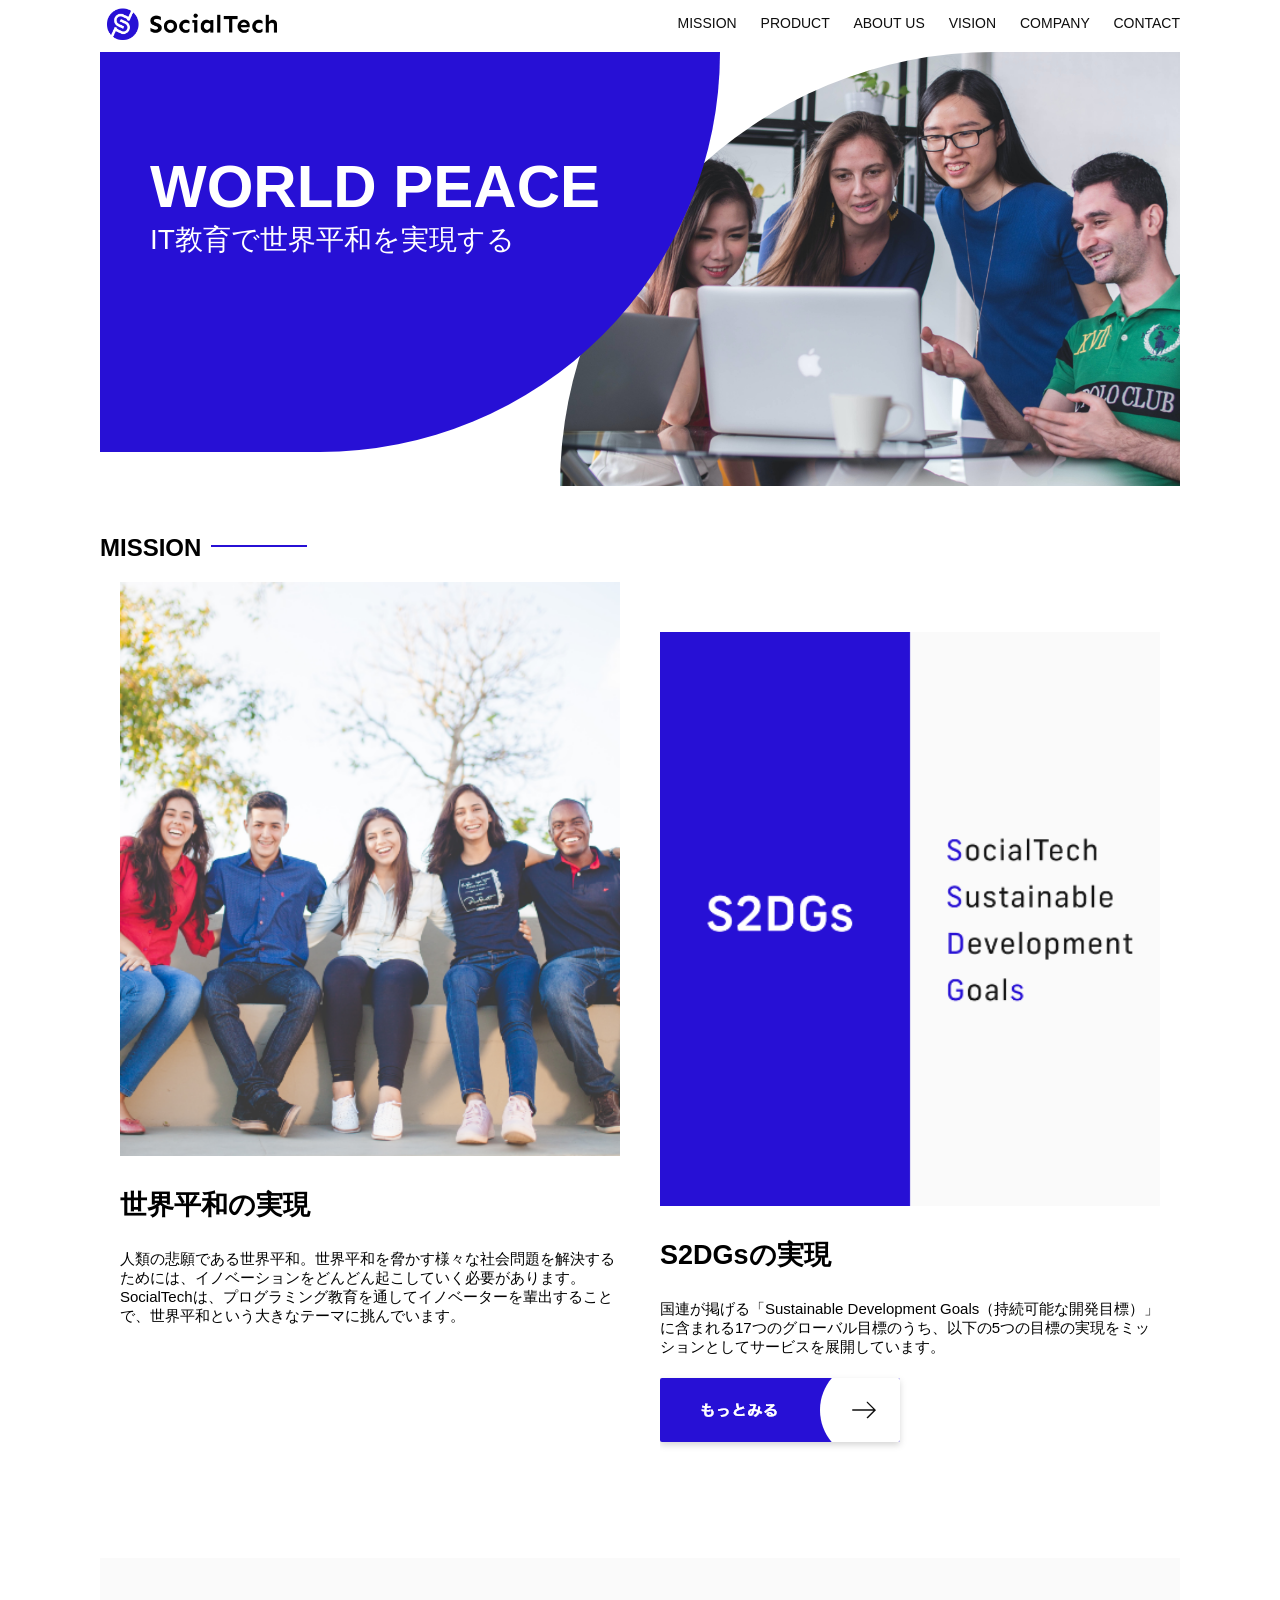
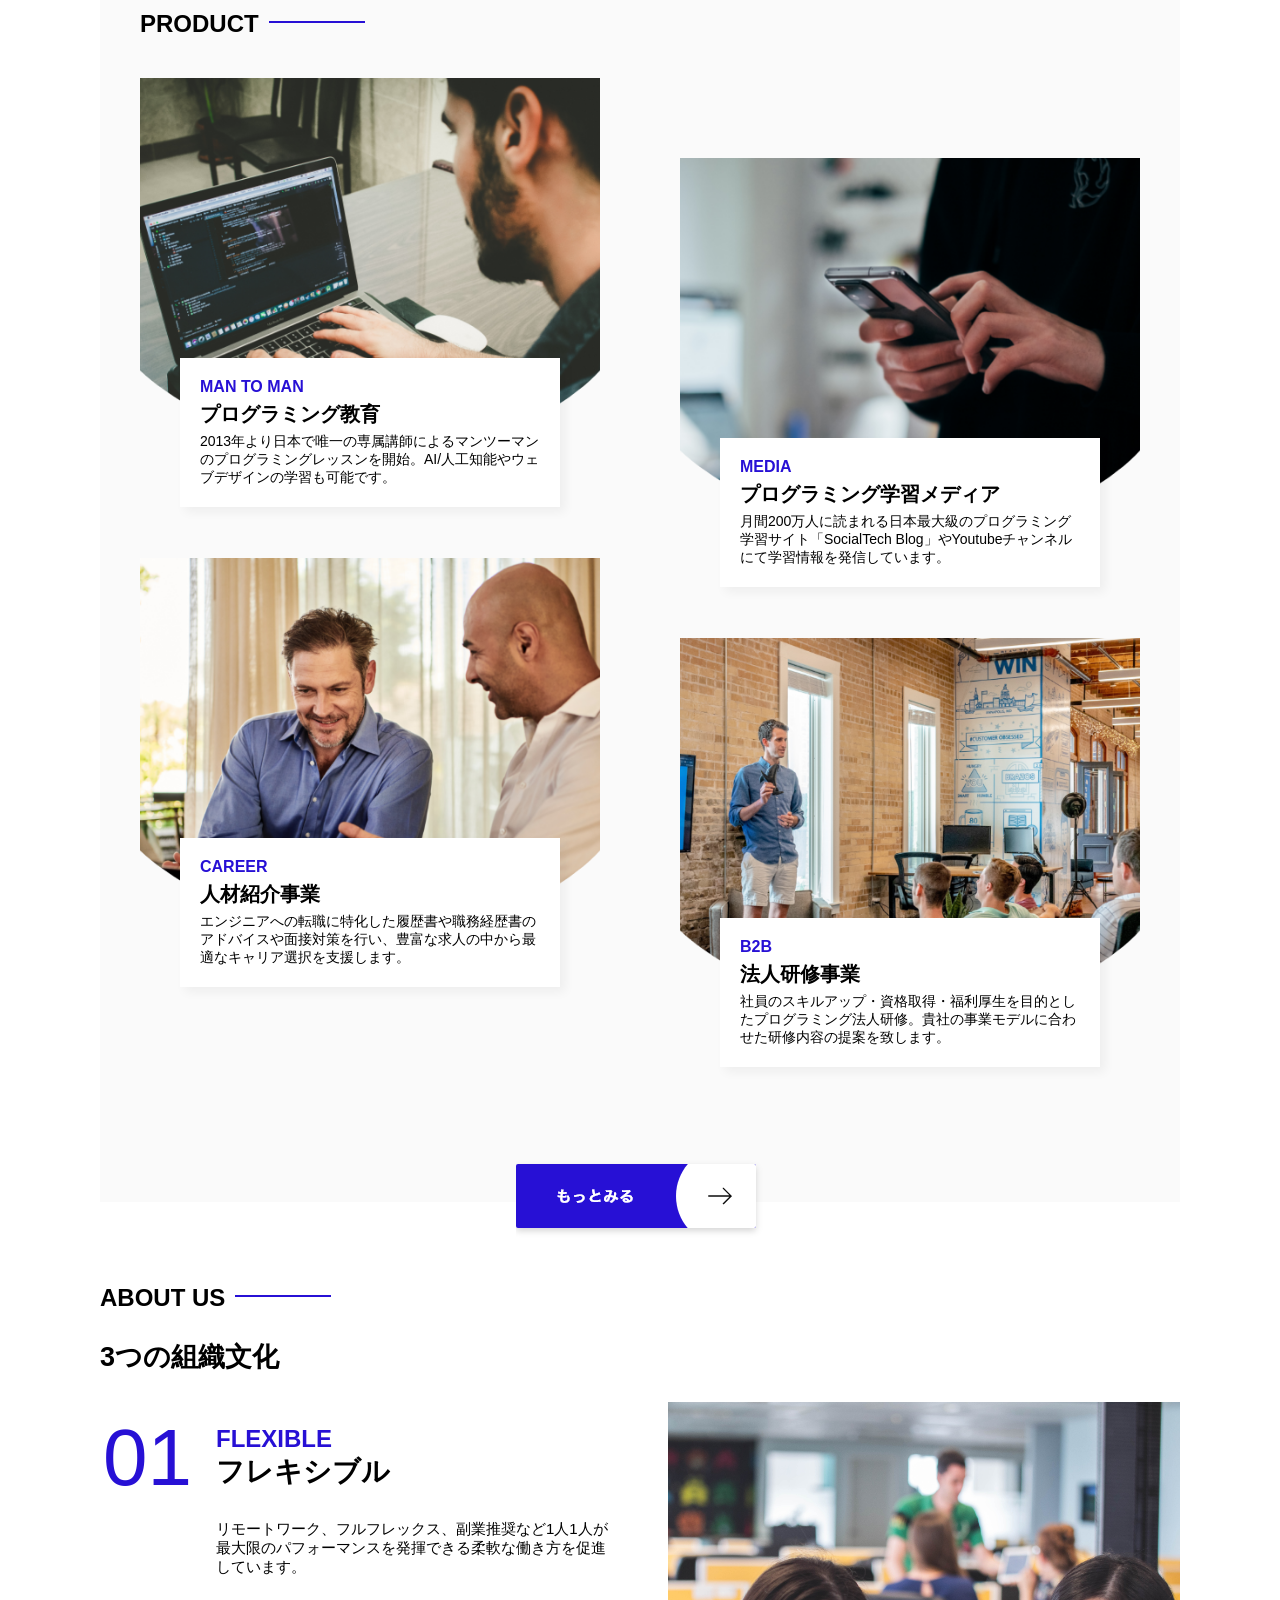
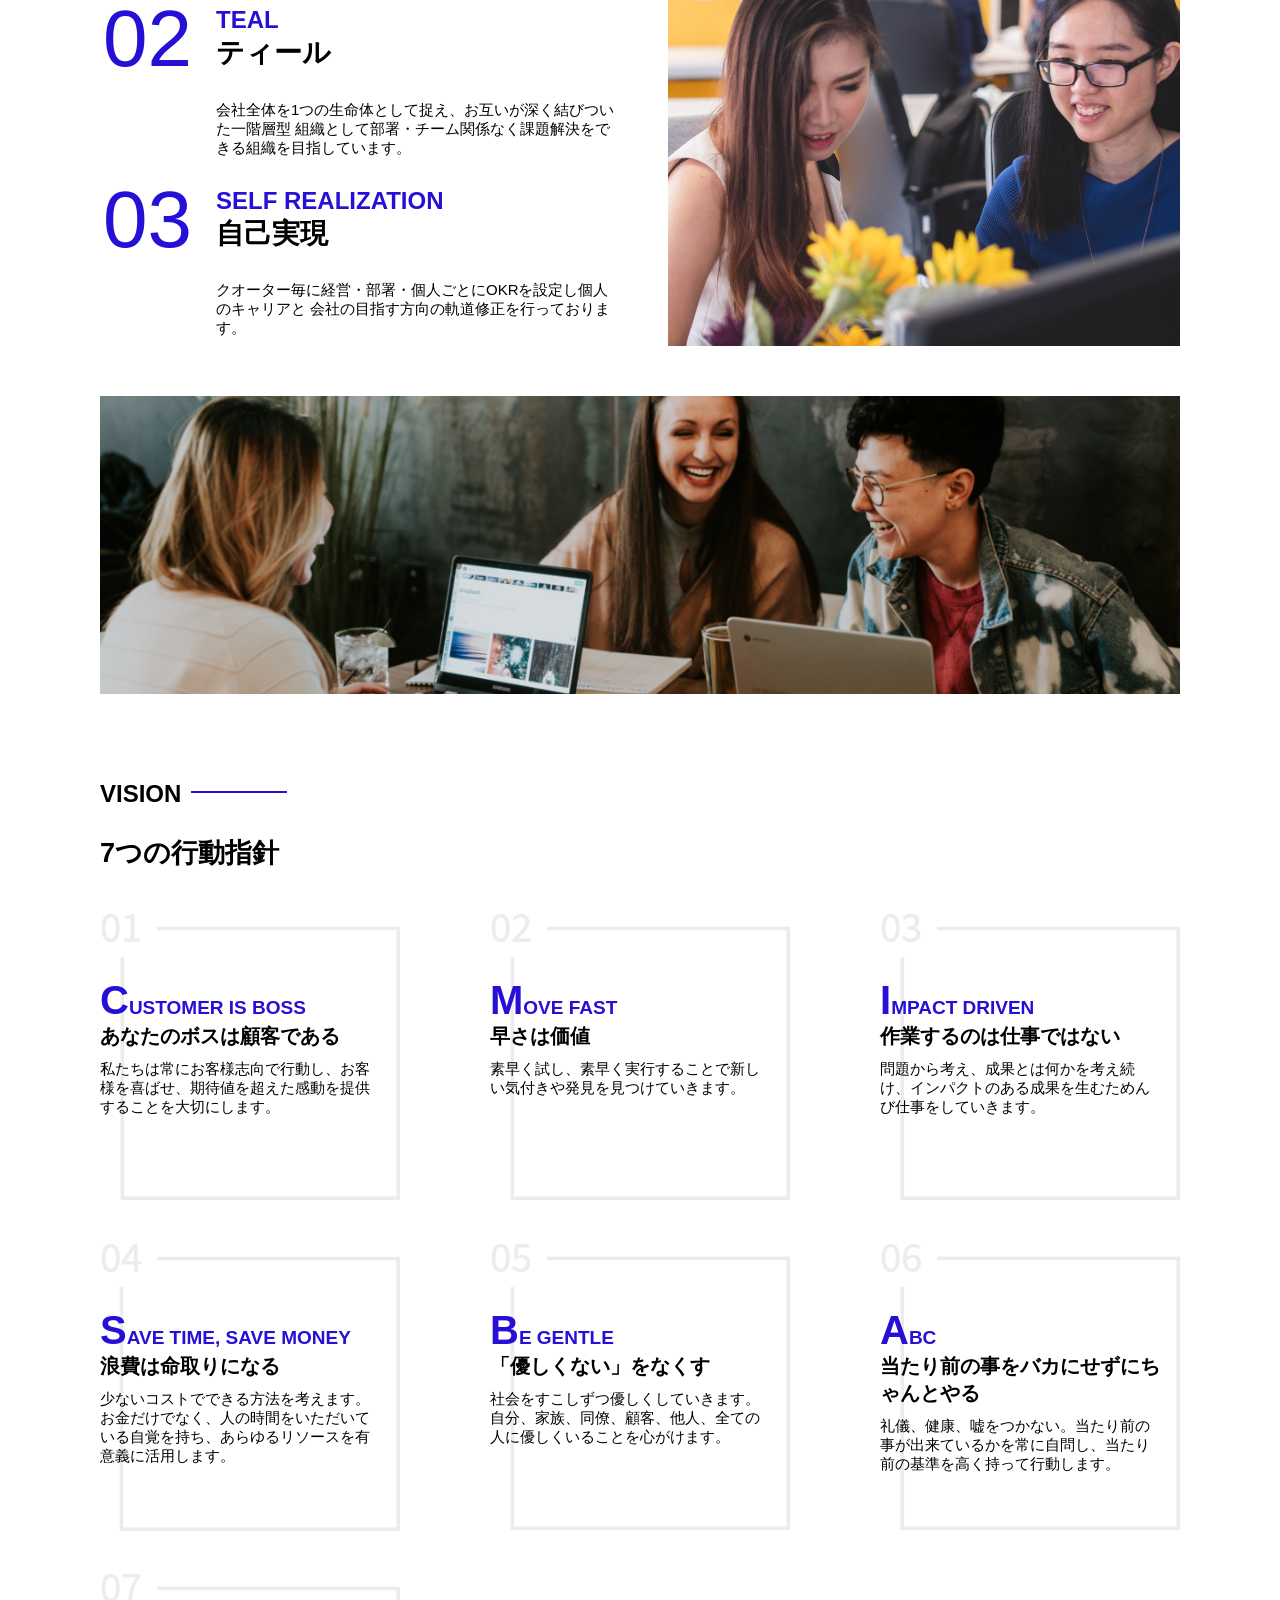
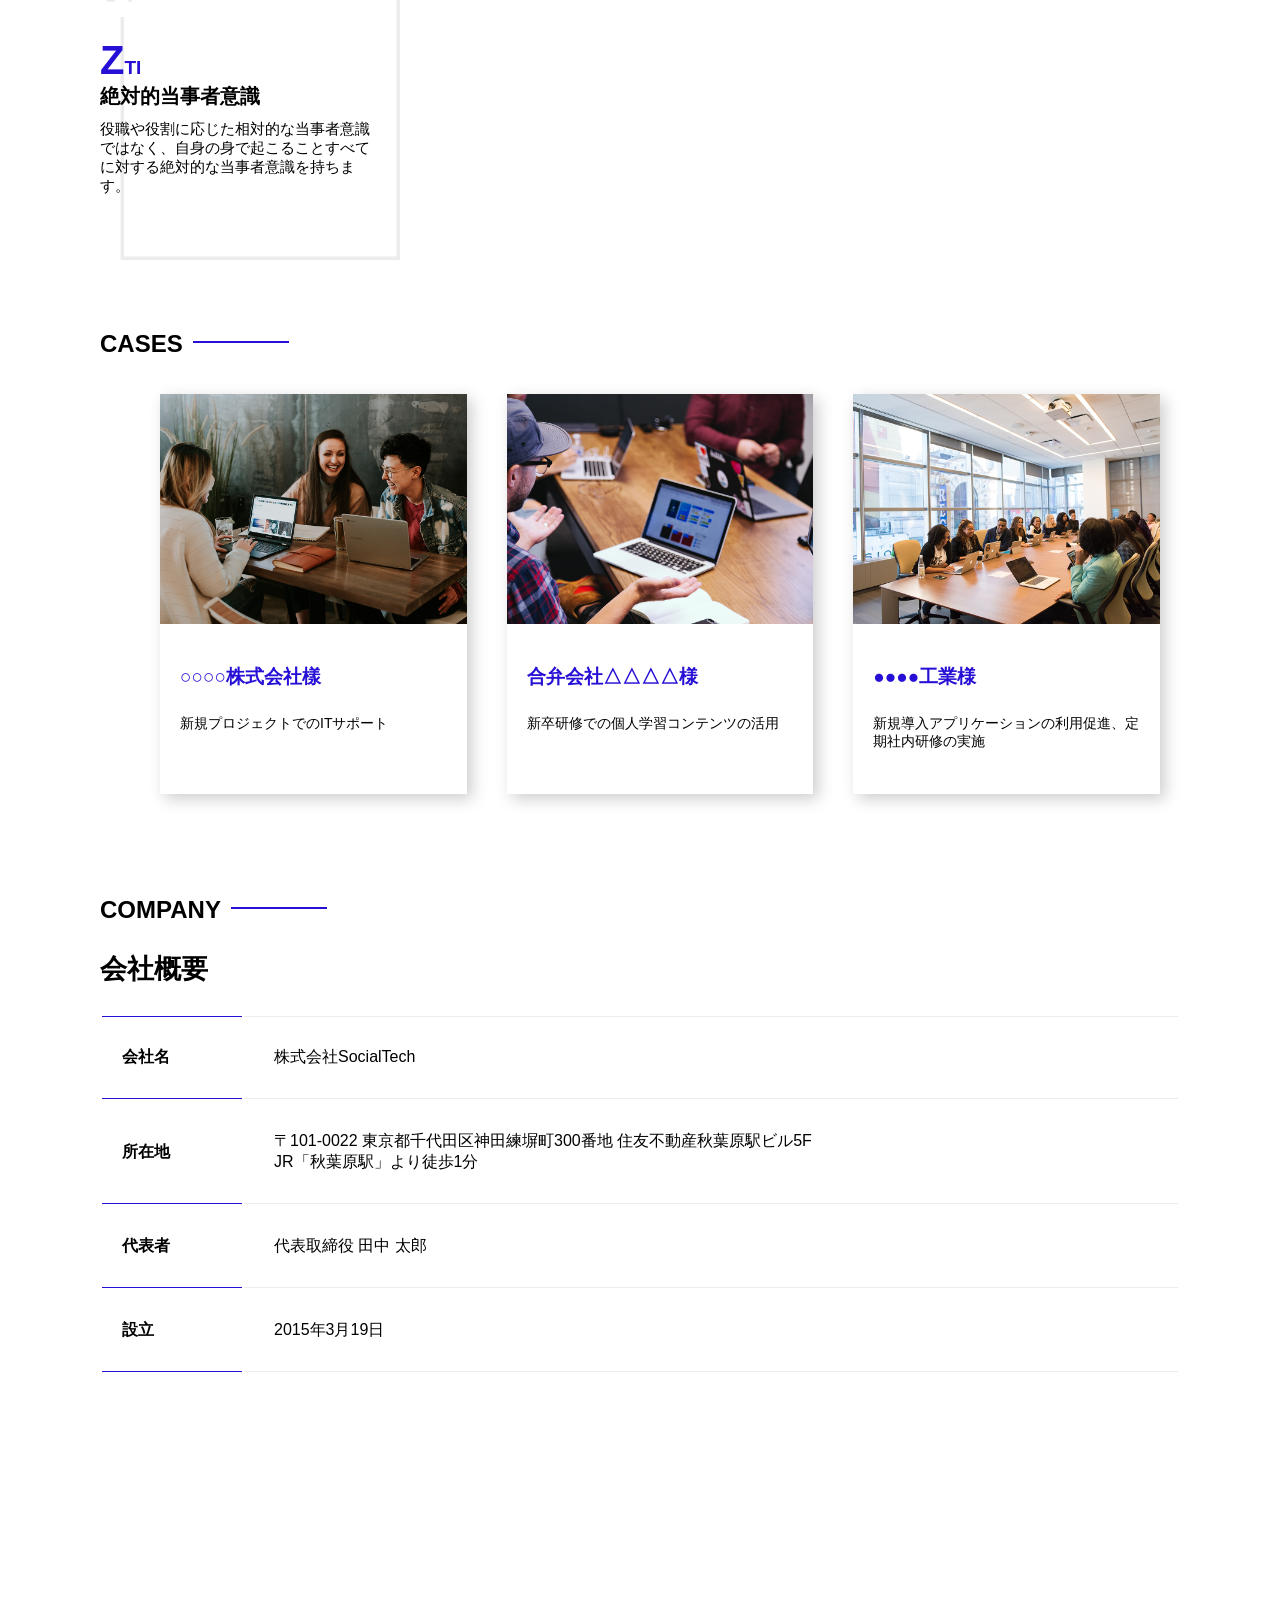
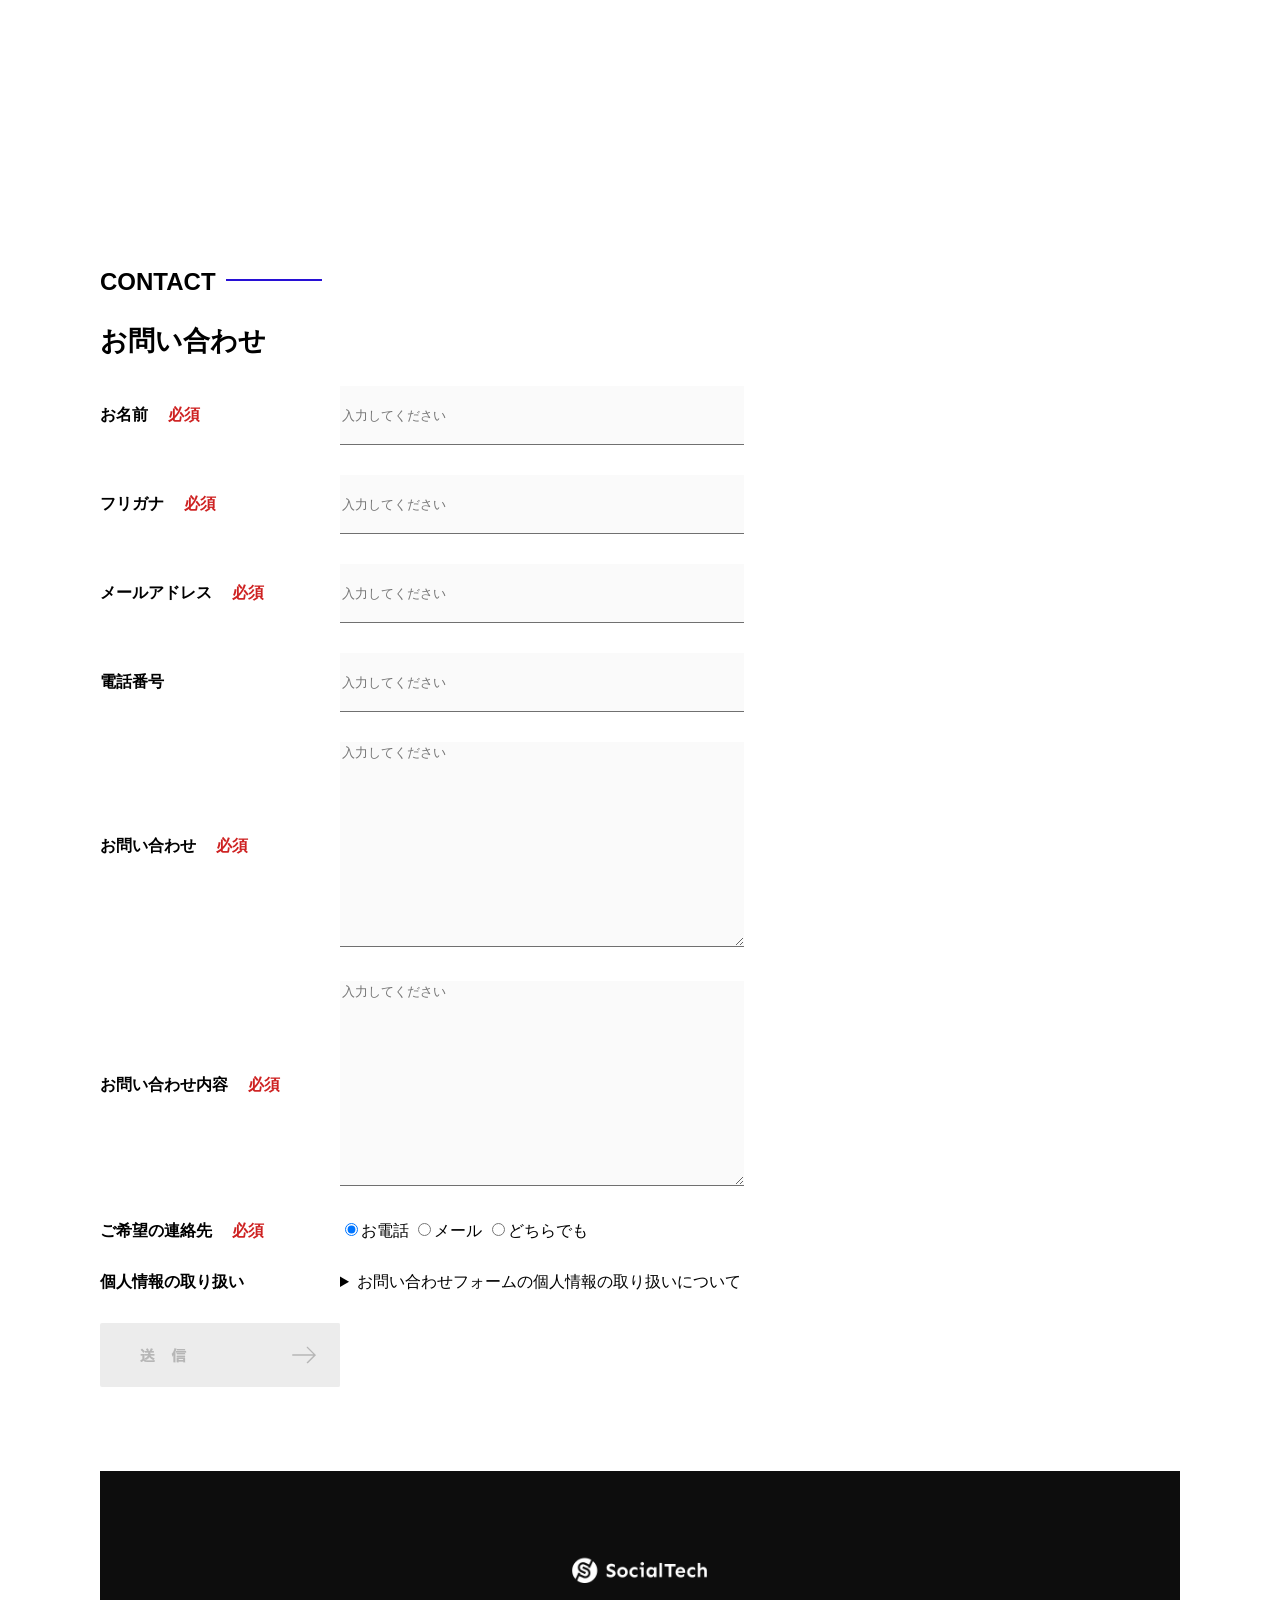
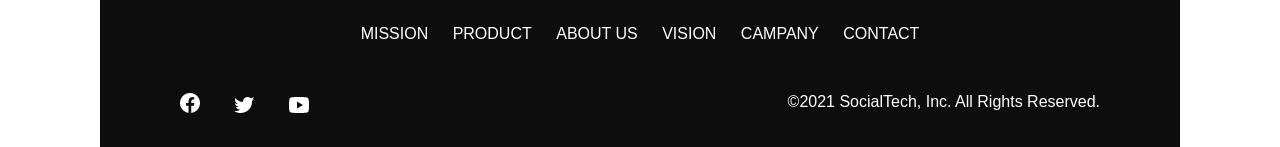
<file: SocialTech/index.html>
<!DOCTYPE html>
<html>
<head>
  <meta charset="utf-8">
  <meta name="description" content="SocialTechはEdTech業界のリーディングカンパニーを目指します。">
  <meta name="viewport" content="width=device-width, initial-scale=1.0">
  <meta name="twitter:card" content="summary">
  <meta name="twitter:site" content="@mama_kana17">
  <meta property="og:url" content="https://kyo-kn17.github.io/html-css-advanced-kadai/SocialTech/">
  <meta property="og:title" content="SocialTech">
  <meta property="og:description" content="SocialTechはEdTech業界のリーディングカンパニーを目指します。">
  <meta property="og:image" content="https://kyo-kn17.github.io/html-css-advanced-kadai/SocialTech/images/logo.png">
  <link rel="stylesheet" href="style.css">
</head>
  <title>SocialTech</title>
</head>
<body>
  <header>
  <a href="index.html" id="logo"><img src="images/logo.png" alt="トップページに戻る"></a>
  
  <nav id="nav-pc">
    <a href="mission.html">MISSION</a>
    <a href="product.html">PRODUCT</a>
    <a href="index.html#aboutus">ABOUT US</a>
    <a href="index.html#vision">VISION</a>
    <a href="index.html#company">COMPANY</a>
    <a href="index.html#contact">CONTACT</a>
    </nav>
    <img id="menu-sp" src="images/button-menu.png" alt="ナビゲーションを開く" onclick="document.getElementById('nav-sp').style.display = 'block'">

    <nav id="nav-sp">
      <img id="close" src="images/button-close.png" alt="ナビゲーションを閉じる" onclick="document.getElementById('nav-sp').style.display = 'none'">
      <a id="logo-sp" href="index.html" onclick="document.getElementById('nav-sp').style.display = 'none'"><img
      src="images/logo-sp.png" alt="トップページに戻る"></a>
      <a class="menu" href="mission.html" onclick="document.getElementById('nav-sp').style.display = 'none'">MISSION</a>
      <a class="menu" href="product.html" onclick="document.getElementById('nav-sp').style.display = 'none'">PRODUCT</a>
      <a class="menu" href="index.html#aboutus" onclick="document.getElementById('nav-sp').style.display = 'none'">ABOUT US</a>
      <a class="menu" href="index.html#vision" onclick="document.getElementById('nav-sp').style.display = 'none'">VISION</a>
      <a class="menu" href="index.html#company" onclick="document.getElementById('nav-sp').style.display = 'none'">COMPANY</a>
      <a class="menu" href="index.html#contact" onclick="document.getElementById('nav-sp').style.display = 'none'">CONTACT</a>
      <div id="sns">
        <a href="https://www.facebook.com/sejuku2013"><img src="images/button-facebook.png" alt="Facebookのリンク"></a>
        <a href="https://twitter.com/samuraijuku"><img src="images/button-twitter.png" alt="Twitterのリンク"></a>
        <a href="https://www.youtube.com/channel/UCCFOQO5aDK0xXam4cUQXT8g"><img src="images/button-youtube.png" alt="YouTubeのリンク"></a>
      </div>
    </nav>
  </header>
  <main>
    <article>
      <section id="main-visual">
        <div id="main-message">
          <h1>WORLD PEACE</h1>
          <p>IT教育で世界平和を実現する</p>
        </div>
        <img src="images/index/index-main.png" alt="PCの周りに集まる多国籍の仲間たち">
      </section>

      <section id="mission">
        <h2 class="index-h2">MISSION</h2>
        <div id="mission-flex">
          <div>
            <img id="mission-photo" src="images/index/index-mission.png" alt="屋外のベンチで写真を撮影する多国籍の仲間たち">
            <h3>世界平和の実現</h3>
            <P>
              人類の悲願である世界平和。世界平和を脅かす様々な社会問題を解決するためには、イノベーションをどんどん起こしていく必要があります。SocialTechは、プログラミング教育を通してイノベーターを輩出することで、世界平和という大きなテーマに挑んでいます。
            </P>
          </div>
          <div>
          <img id="s2dgs" src="images/index/s2dgs.png" alt="S2DGs">
          <h3>S2DGsの実現</h3>
          <p>国連が掲げる「Sustainable Development Goals（持続可能な開発目標）」に含まれる17つのグローバル目標のうち、以下の5つの目標の実現をミッションとしてサービスを展開しています。</p>
          <a href="mission.html">
            <img src="images/button-more.png" alt="もっとみる">
          </a>
          </div>
        </div>
      </section>

      <section id="product">
        <h2 class="index-h2">PRODUCT</h2>
        <div>
          <div id="product-left">
            <div>
              <img class="product-photo" src="images/index/index-mantoman.png" alt="PCでコードを書く男性">
              <div class="product-explain">
                <span>MAN TO MAN</span>
                <h3>プログラミング教育</h3>
                <p>2013年より日本で唯一の専属講師によるマンツーマンのプログラミングレッスンを開始。AI/人工知能やウェブデザインの学習も可能です。</p>
              </div>
            </div>
          <div>
              <img class="product-photo" src="images/index/index-career.png" alt="笑顔で話し合う2人の男性">
              <div class="product-explain">
                <span>CAREER</span>
                <h3>人材紹介事業</h3>
                <p>エンジニアへの転職に特化した履歴書や職務経歴書のアドバイスや面接対策を行い、豊富な求人の中から最適なキャリア選択を支援します。</p>
              </div>
            </div>
          </div>
          <div id="product-right">
            <div>
              <img class="product-photo" src="images/index/index-media.png" alt="スマートフォンを操作する人">
              <div class="product-explain">
                <span>MEDIA</span>
                <h3>プログラミング学習メディア</h3>
                <p>月間200万人に読まれる日本最大級のプログラミング学習サイト「SocialTech Blog」やYoutubeチャンネルにて学習情報を発信しています。</p>
            </div>
          </div>
          <div>
            <img class="product-photo" src="images/index/index-b2b.png" alt="講演中の男性とそれを聴く人">
            <div class="product-explain">
              <span>B2B</span>
              <h3>法人研修事業</h3>
              <p>社員のスキルアップ・資格取得・福利厚生を目的としたプログラミング法人研修。貴社の事業モデルに合わせた研修内容の提案を致します。</p>
          </div>
        </div>
      </div>
    </div>
    <div>
        <a id="product-more" href="product.html">
          <img src="images/button-more.png" alt="もっとみる">
        </a>
        </div>
      </section>
      <section id="aboutus">
        <h2 class="index-h2">ABOUT US</h2>
        <h3>3つの組織文化</h3>
        <div>
          <table class="culture-table">
            <tr>
              <td>
                <span class="culture-num">01</span>
              </td>
              <td>
                <span class="culture-en">FLEXIBLE</span>
                <span class="culture-jp">フレキシブル</span>
              </td>
            </tr>
            <tr>
              <td>

              </td>
              <td>
                <p class="culture-description">
                  リモートワーク、フルフレックス、副業推奨など1人1人が最大限のパフォーマンスを発揮できる柔軟な働き方を促進しています。
                </p>
              </td>
            </tr>
            <tr>
              <td>
              <span class="culture-num">02</span>
            </td>
            <td>
              <span class="culture-en">TEAL</span>
              <span class="culture-jp">ティール</span>
            </td>
          </tr>
          <tr>
            <td>

            </td>
            <td>
              <p class="culture-description">
                会社全体を1つの生命体として捉え、お互いが深く結びついた一階層型
                組織として部署・チーム関係なく課題解決をできる組織を目指しています。
              </p>
            </td>
          </tr>
          <tr>
            <td>
              <span class="culture-num">03</span>
            </td>
            <td>
              <span class="culture-en">SELF REALIZATION</span>
              <span class="culture-jp">自己実現</span>
              </td>
            </tr>
            <tr>
              <td>
            
              </td>
              <td>
                <p class="culture-description">
                クオーター毎に経営・部署・個人ごとにOKRを設定し個人のキャリアと
                会社の目指す方向の軌道修正を行っております。
                </p>
              </td>
            </tr>
          </table>
          <img class="culture-img" src="images/index/index-aboutus1.png" alt="笑顔で話し合う2人の女性">
        </div>
        <img class="culture-img2" src="images/index/index-aboutus2.png" alt="笑顔で話し合う3人の男女">
      </section>

      <section id="vision">
        <h2 class="index-h2">VISION</h2>
        <h3>7つの行動指針</h3>
        <div>
          <div class="vision-box">
            <img src="images/index/vision-01.png" alt="01">
            <span>
              <h4>CUSTOMER IS BOSS</h4>
              <h5>あなたのボスは顧客である</h5>
              <p>私たちは常にお客様志向で行動し、お客様を喜ばせ、期待値を超えた感動を提供することを大切にします。</p>
            </span>
          </div>
          <div class="vision-box">
            <img src="images/index/vision-02.png" alt="02">
            <span>
              <h4> MOVE FAST</h4>
              <h5>早さは価値</h5>
              <p>素早く試し、素早く実行することで新しい気付きや発見を見つけていきます。</p>
            </span>
          </div>
          <div class="vision-box">
            <img src="images/index/vision-03.png" alt="03">
            <span>
              <h4>IMPACT DRIVEN</h4>
              <h5>作業するのは仕事ではない</h5>
              <p>問題から考え、成果とは何かを考え続け、インパクトのある成果を生むためんび仕事をしていきます。</p>
            </span>
          </div>
          <div class="vision-box">
            <img src="images/index/vision-04.png" alt="04">
            <span>
              <h4>SAVE TIME, SAVE MONEY</h4>
              <h5>浪費は命取りになる</h5>
              <p>少ないコストでできる方法を考えます。お金だけでなく、人の時間をいただいている自覚を持ち、あらゆるリソースを有意義に活用します。</p>
            </span>
          </div>
          <div class="vision-box">
            <img src="images/index/vision-05.png" alt="05">
            <span>
              <h4>BE GENTLE</h4>
              <h5>「優しくない」をなくす</h5>
              <p>社会をすこしずつ優しくしていきます。自分、家族、同僚、顧客、他人、全ての人に優しくいることを心がけます。</p>
            </span>
          </div>
          <div class="vision-box">
            <img src="images/index/vision-06.png" alt="06">
            <span>
              <h4>ABC</h4>
              <h5>当たり前の事をバカにせずにちゃんとやる</h5>
              <p>礼儀、健康、嘘をつかない。当たり前の事が出来ているかを常に自問し、当たり前の基準を高く持って行動します。</p>
            </span>
          </div>
          <div class="vision-box">
            <img src="images/index/vision-07.png" alt="07">
            <span>
              <h4>ZTI</h4>
              <h5>絶対的当事者意識</h5>
              <p>役職や役割に応じた相対的な当事者意識ではなく、自身の身で起こることすべてに対する絶対的な当事者意識を持ちます。</p>
            </span>
          </div>
        </div>
      <section id="cases">
        <h2 class="index-h2">CASES</h2>
        <ul>
          <li class="case-card">
            <img
            class="case-img"
            src="images/index/case-1.png"
            alt="仲良く語り合う３人"
            >
            <div class="case-info">
              <h4 class="case-name">○○○○株式会社樣</h4>
              <p class="case-content">新規プロジェクトでのITサポート</p>
            </div>
          </li>
          <li class="case-card">
            <img
            class="case-img"
            src="images/index/case-2.png"
            alt="PCでコンテンツを見る"
            >
            <div class="case-info">
            <h4 class="case-name">合弁会社△△△△様</h4>
            <p class="case-content">新卒研修での個人学習コンテンツの活用</p>
            </div>
            </li>
            <li class="case-card">
              <img
              class="case-img"
              src="images/index/case-3.png"
              alt="社内研修中の会議室"
              >
              <div class="case-info">
              <h4 class="case-name">●●●●工業様</h4>
              <p class="case-content">新規導入アプリケーションの利用促進、定期社内研修の実施</p>
              </div>
            </li>
        </ul>
      </section>
      <section id="company">
        <h2 class="index-h2">COMPANY</h2>
        <h3>会社概要</h3>
        <table id="company-table">
          <tr>
            <th class="tableheader-first">会社名</th>
            <td class="cell-first">株式会社SocialTech</td>
          </tr>
          <tr>
            <th class="tableheader">所在地</th>
            <td class="cell">〒101-0022 東京都千代田区神田練塀町300番地 住友不動産秋葉原駅ビル5F<br>JR「秋葉原駅」より徒歩1分</td>
          </tr>
          <tr>
            <th class="tableheader">代表者</th>
            <td class="cell">代表取締役 田中 太郎</td>
          </tr>
          <tr>
            <th class="tableheader">設立</th>
            <td class="cell">2015年3月19日</td>
          </tr>
        </table>
        <iframe
          src="https://www.google.com/maps/embed?pb=!1m18!1m12!1m3!1d3240.0688551336807!2d139.7720776771055!3d35.69992317258124!2m3!1f0!2f0!3f0!3m2!1i1024!2i768!4f13.1!3m3!1m2!1s0x60188fee13660e23%3A0x77137876edf742ac!2z5L2P5Y-L5LiN5YuV55Sj56eL6JGJ5Y6f6aeF5YmN44OT44Or!5e0!3m2!1sja!2sjp!4v1704858013291!5m2!1sja!2sjp"
          style="border:0;" allowfullscreen="" loading="lazy">
        </iframe>
      </section>

      <section id="contact">
        <h2 class="index-h2">CONTACT</h2>
        <h3>お問い合わせ</h3>
        <form>
          <div>
            <div class="contact-heading">
              <label class="contact-label">お名前<span class="contact-span">必須</span></label>
            </div>
            <div>
              <input type="text" name="name" placeholder="入力してください" class="contact-textbox">
            </div>
          </div>
          <div>
          <div class="contact-heading">
            <label class="contact-label">フリガナ<span class="contact-span">必須</span></label>
          </div>
          <div>
            <input type="text" name="hurigana" placeholder="入力してください" class="contact-textbox">
          </div>
        </div>
        <div>
          <div class="contact-heading">
            <label class="contact-label">メールアドレス<span class="contact-span">必須</span></label>
          </div>
          <div>
            <input type="text" name="email" placeholder="入力してください" class="contact-textbox">
          </div>
        </div>
        <div>
          <div class="contact-heading">
            <label class="contact-label">電話番号</label>
          </div>
          <div>
            <input type="text" name="tel" placeholder="入力してください" class="contact-textbox">
          </div>
        </div>
        <div>
          <div class="contact-heading">
            <label class="contact-label">お問い合わせ<span class="contact-span">必須</span></label>
          </div>
          <div>
            <textarea class="contact-textarea" placeholder="入力してください" name="message"></textarea>
          </div>
        </div>
        <div>
          <div class="contact-heading">
            <label class="contact-label">お問い合わせ内容<span class="contact-span">必須</span></label>
          </div>
          <div>
            <textarea class="contact-textarea" placeholder="入力してください" name="messege"></textarea>
          </div>
        </div>
        <div>
          <div class="contact-heading">
            <label class="contact-label">ご希望の連絡先<span class="contact-span">必須</span></label>
          </div>
          <div>
            <input class="radiobutton" type="radio" value="tel" name="contact" checked><label>お電話</label>
            <input class="radiobutton" type="radio" value="mail" name="contact"><label>メール</label>
            <input class="radiobutton" type="radio" value="both" name="contact"><label>どちらでも</label>
          </div>
        </div>
        <div>
          <div class="contact-heading">
            <label class="contact-label">個人情報の取り扱い</label>
          </div>
          <div>
            <details>
              <summary>お問い合わせフォームの個人情報の取り扱いについて</summary>
              <div>
                <span>１．組織の名称又は氏名</span><br>
                株式会社SocialTech<br><br>
                <span>２．個人情報保護管理者（若しくはその代理人）の氏名又は職名、所属及び連絡先
                  鈴木 一郎 コーポレート部</span><br>
                メールアドレス：samurai@example.com<br>
                TEL：03-1234-5678<br>
                <span>３．個人情報の利用目的</span><br>
                ・本サービス及び本サービスに関連する情報の提供又はそれらに関する連絡のため<br>
                ・ユーザーの本人確認のため<br>
                ・当社サービスのご案内のため<br>
                ・当社の商品等の広告または宣伝（電子メールによるものを含むものとします。）<br><br>
                <span>４．個人情報の取り扱い業務の委託</span><br>
                個人情報の取扱業務の全部または一部を外部に業務委託する場合があります。<br>
                その際、弊社は、個人情報を適切に保護できる管理体制を敷き実行していることを条件として<br>
                委託先を厳選したうえで、機密保持契約を委託先と締結し、お客様の個人情報を厳密に管理させます。<br><br>
                <span>５．個人情報の開示等の請求</span><br>
                お客様は、弊社に対してご自身の個人情報の開示等（利用目的の通知、開示、内容の訂正・追加・削除、利用の停止または消去、第三者への提供の停止）に関して、当社問合わせ窓口に申し出ることができます。<br>
                その際、弊社はお客様ご本人を確認させていただいたうえで、合理的な期間内に対応いたします。<br><br>
                なお、個人情報に関する弊社問合わせ先は、次の通りです。<br><br>
                株式会社SocialTech　個人情報問合せ窓口<br>
                〒101-0022 東京都千代田区神田練塀町300番地 住友不動産秋葉原駅前ビル5F<br>
                メールアドレス：samurai@example.com　TEL：03-1234-5678<br><br>
                <span>６．個人情報を提供されることの任意性について</span><br><br>
                お客様がご自身の個人情報を弊社に提供されるか否かは、お客様のご判断によりますが、もしご提供されない場合には、適切なサービスが提供できない場合がありますので予めご了承ください。
              </div>
            </details>
          </div>
        </div>
        <input type="image" src="images/button-submit.png" alt="送信する">
        </form>
      </section>
    </article>
    <footer>
      <div id="footer-logo">
        <img src="images/logo-sp.png" alt="SocialTech">
      </div>
      <div id="footer-link">
        <a href="mission.html">MISSION</a>
        <a href="product.html">PRODUCT</a>
        <a href="index.html#aboutus">ABOUT US</a>
        <a href="index.html#vision">VISION</a>
        <a href="index.html#company">CAMPANY</a>
        <a href="index.html#contact">CONTACT</a>
      </div>
      <div id="sns-footer">
        <a href="https://www.facebook.com/sejuku2013"><img src="images/button-facebook.png" alt="Facebookのリンク"></a>
        <a href="https://twitter.com/samuraijuku"><img src="images/button-twitter.png" alt="Twitterのリンク"></a>
        <a href="https://www.youtube.com/channel/UCCFOQO5aDK0xXam4cUQXT8g"><img src="images/button-youtube.png" alt="YouTubeのリンク"></a>
        <span id="copyright">&copy;2021 SocialTech, Inc. All Rights Reserved. </span>
      </div>
    </footer>
  </main>
</body>
</html>
</file>
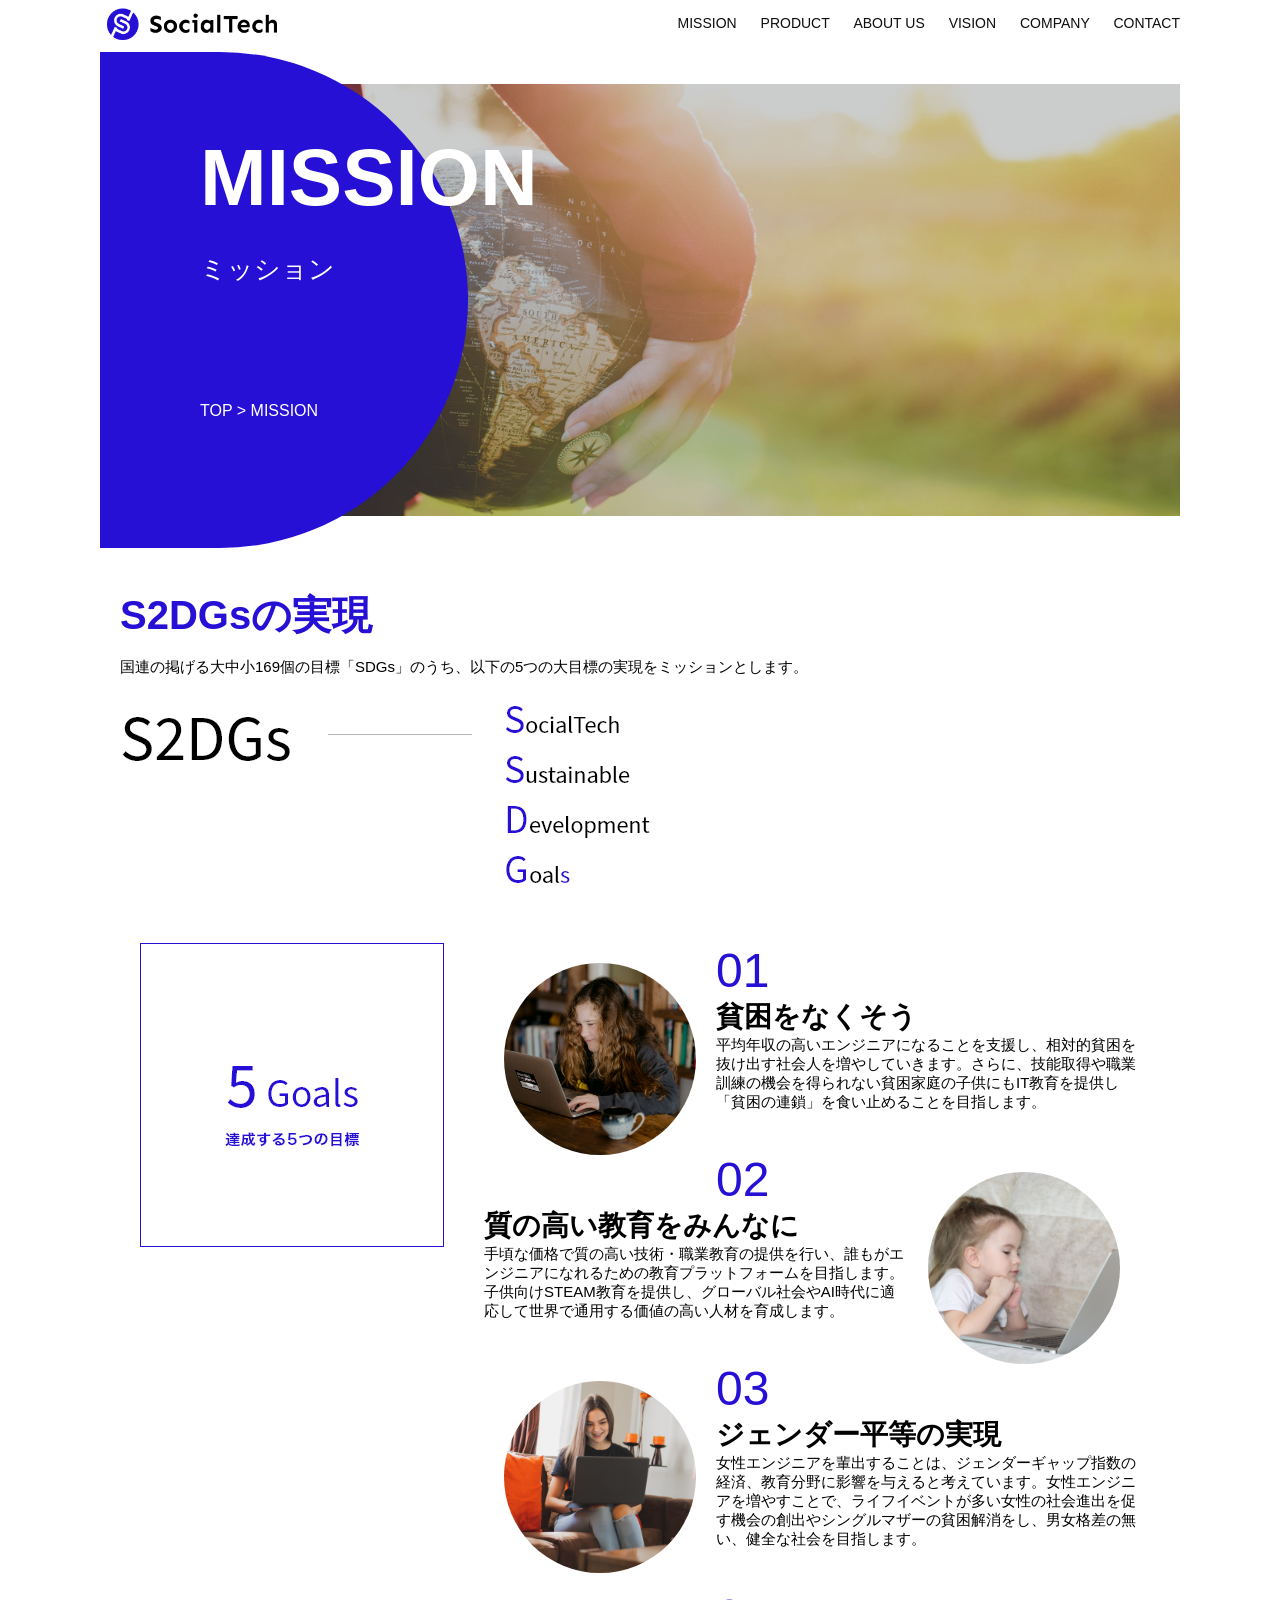
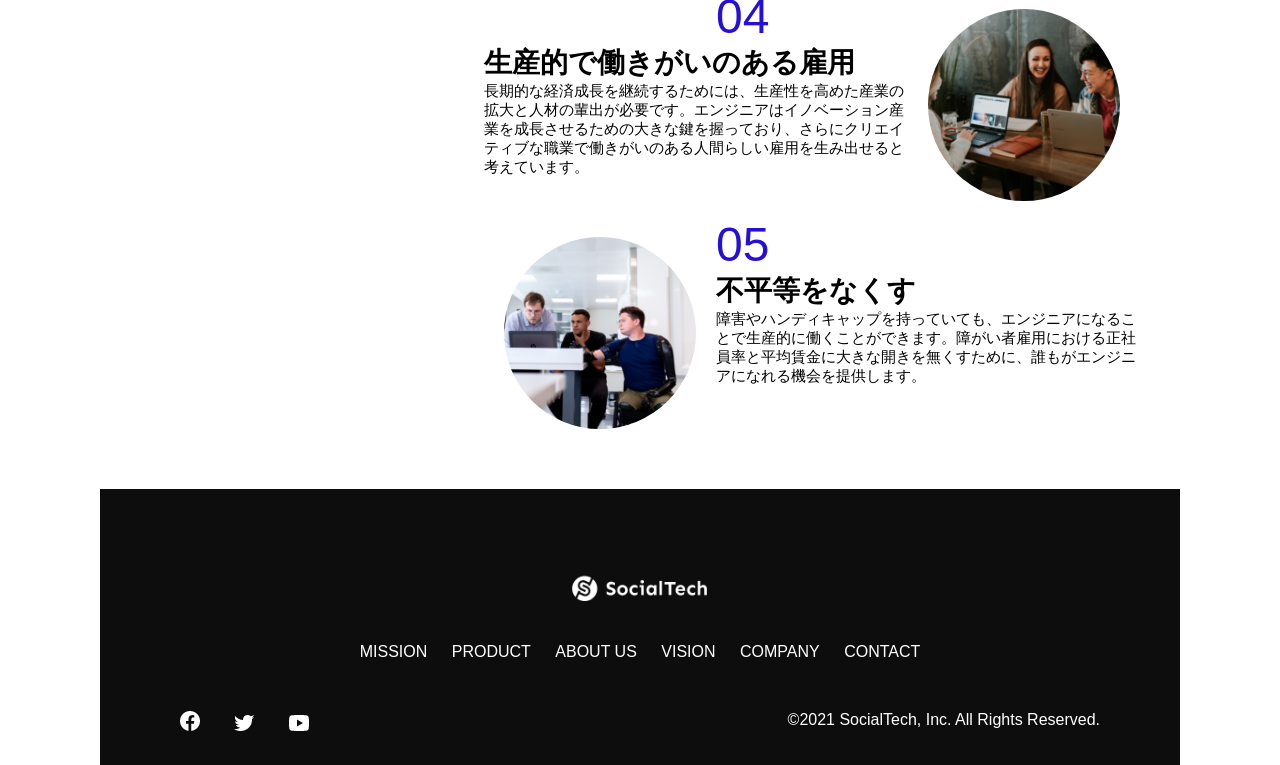
<file: SocialTech/mission.html>
<!DOCTYPE html>
<html>
<head>
  <title>SocialTech - MISSION ミッション -</title>
  <meta charset="utf-8">
  <meta name="description" content="SocialTechが目指す5つの目標（S2DGs）を紹介します">
  <meta name="viewport" content="width=device-width, initial-scale=1.0">
  <link rel="stylesheet" href="style.css">
</head>

<body>
  <!-- ヘッダー -->
  <header>
    <!-- ロゴ -->
    <a href="index.html" id="logo"><img src="images/logo.png" alt="トップページに戻る"></a>

    <!-- PC用ナビゲーション -->
    <nav id="nav-pc">
      <a href="mission.html">MISSION</a>
      <a href="product.html">PRODUCT</a>
      <a href="index.html#aboutus">ABOUT US</a>
      <a href="index.html#vision">VISION</a>
      <a href="index.html#company">COMPANY</a>
      <a href="index.html#contact">CONTACT</a>
    </nav>

    <!-- スマホ用メニューボタン -->
    <img id="menu-sp" src="images/button-menu.png" alt="ナビゲーションを開く" onclick="document.getElementById('nav-sp').style.display = 'block'">

    <!-- スマホ用ナビゲーション -->
    <nav id="nav-sp">
      <img id="close" src="images/button-close.png" alt="ナビゲーションを閉じる" onclick="document.getElementById('nav-sp').style.display = 'none'">
      <a id="logo-sp" href="index.html" onclick="document.getElementById('nav-sp').style.display = 'none'"><img
          src="images/logo-sp.png" alt="トップページに戻る"></a>
      <a class="menu" href="mission.html" onclick="document.getElementById('nav-sp').style.display = 'none'">MISSION</a>
      <a class="menu" href="product.html" onclick="document.getElementById('nav-sp').style.display = 'none'">PRODUCT</a>
      <a class="menu" href="index.html#aboutus" onclick="document.getElementById('nav-sp').style.display = 'none'">ABOUT
        US</a>
      <a class="menu" href="index.html#vision"
        onclick="document.getElementById('nav-sp').style.display = 'none'">VISION</a>
      <a class="menu" href="index.html#company"
        onclick="document.getElementById('nav-sp').style.display = 'none'">COMPANY</a>
      <a class="menu" href="index.html#contact"
        onclick="document.getElementById('nav-sp').style.display = 'none'">CONTACT</a>
      <div id="sns">
        <a href="https://www.facebook.com/sejuku2013"><img src="images/button-facebook.png" alt="Facebookのリンク"></a>
        <a href="https://twitter.com/samuraijuku"><img src="images/button-twitter.png" alt="Twitterのリンク"></a>
        <a href="https://www.youtube.com/channel/UCCFOQO5aDK0xXam4cUQXT8g"><img src="images/button-youtube.png" alt="YouTubeのリンク"></a>
      </div>
    </nav>
  </header>
  <main>
    <article>
      <section id="mission-main">
        <div id="mission-title">
          <h1>MISSION</h1>
          <span>ミッション</span>
          <div>TOP > MISSION</div>
        </div>
      </section>
        <section id="mission-s2dgs">
        <h2 class="mission-h2">S2DGsの実現</h2>
        <p>国連の掲げる大中小169個の目標「SDGs」のうち、以下の5つの大目標の実現をミッションとします。</p>
        <img src="images/mission/mission-s2dgs.png" alt="S2DGs">
        </section>
        <section id="mission-5goals">
        <div>
          <img id="s2dgs-image" src="images/mission/mission-5goals.png" alt="5Goals">
        </div>
        <div>
          <div>
            <img class="fivegoals-image-left" src="images/mission/mission-5goals01.png" alt="PCを操作する女の子">
            <span class="fivegoals-number">01</span>
            <h3 class="fivegoals-h3">貧困をなくそう</h3>
            <p class="fivegoals-p">
            平均年収の高いエンジニアになることを支援し、相対的貧困を抜け出す社会人を増やしていきます。さらに、技能取得や職業訓練の機会を得られない貧困家庭の子供にもIT教育を提供し「貧困の連鎖」を食い止めることを目指します。
          </p>
        </div>

        <div>
          <img class="fivegoals-image-right" src="images/mission/mission-5goals02.png" alt="PCを見つめる小さい女の子">
          <span class="fivegoals-number">02</span>
          <h3 class="fivegoals-h3">質の高い教育をみんなに</h3>
          <p class="fivegoals-p">
            手頃な価格で質の高い技術・職業教育の提供を行い、誰もがエンジニアになれるための教育プラットフォームを目指します。子供向けSTEAM教育を提供し、グローバル社会やAI時代に適応して世界で通用する価値の高い人材を育成します。
          </p>
        </div>

        <div>
          <img class="fivegoals-image-left" src="images/mission/mission-5goals03.png" alt="PCを操作する女性">
          <span class="fivegoals-number">03</span>
          <h3 class="fivegoals-h3">ジェンダー平等の実現</h3>
          <p class="fivegoals-p">
            女性エンジニアを輩出することは、ジェンダーギャップ指数の経済、教育分野に影響を与えると考えています。女性エンジニアを増やすことで、ライフイベントが多い女性の社会進出を促す機会の創出やシングルマザーの貧困解消をし、男女格差の無い、健全な社会を目指します。
          </p>
        </div>

        <div>
          <img class="fivegoals-image-right" src="images/mission/mission-5goals04.png" alt="笑顔で話し合う3人の男女">
          <span class="fivegoals-number">04</span>
          <h3 class="fivegoals-h3">生産的で働きがいのある雇用</h3>
          <p class="fivegoals-p">
            長期的な経済成長を継続するためには、生産性を高めた産業の拡大と人材の輩出が必要です。エンジニアはイノベーション産業を成長させるための大きな鍵を握っており、さらにクリエイティブな職業で働きがいのある人間らしい雇用を生み出せると考えています。
          </p>
        </div>

        <div>
          <img class="fivegoals-image-left" src="images/mission/mission-5goals05.png" alt="障害を持つ男性が生き生きと働く様子">
          <span class="fivegoals-number">05</span>
          <h3 class="fivegoals-h3">不平等をなくす</h3>
          <p class="fivegoals-p">
            障害やハンディキャップを持っていても、エンジニアになることで生産的に働くことができます。障がい者雇用における正社員率と平均賃金に大きな開きを無くすために、誰もがエンジニアになれる機会を提供します。
          </p>
        </div>
      </div>
        </section>
    </article>
    <footer>
      <div id="footer-logo">
        <img src="images/logo-sp.png" alt="SocialTech">
      </div>
      <div id="footer-link">
        <a href="mission.html">MISSION</a>
        <a href="product.html">PRODUCT</a>
        <a href="index.html#aboutus">ABOUT US</a>
        <a href="index.html#vision">VISION</a>
        <a href="index.html#company">COMPANY</a>
        <a href="index.html#contact">CONTACT</a>
      </div>
      <div id="sns-footer">
        <a href="https://www.facebook.com/sejuku2013"><img src="images/button-facebook.png" alt="Facebookのリンク"></a>
        <a href="https://twitter.com/samuraijuku"><img src="images/button-twitter.png" alt="Twitterのリンク"></a>
        <a href="https://www.youtube.com/channel/UCCFOQO5aDK0xXam4cUQXT8g"><img src="images/button-youtube.png" alt="YouTubeのリンク"></a>
        <span id="copyright">&copy;2021 SocialTech, Inc. All Rights Reserved. </span>
      </div>
    </footer>
  </main>
</body>

</html>
</file>
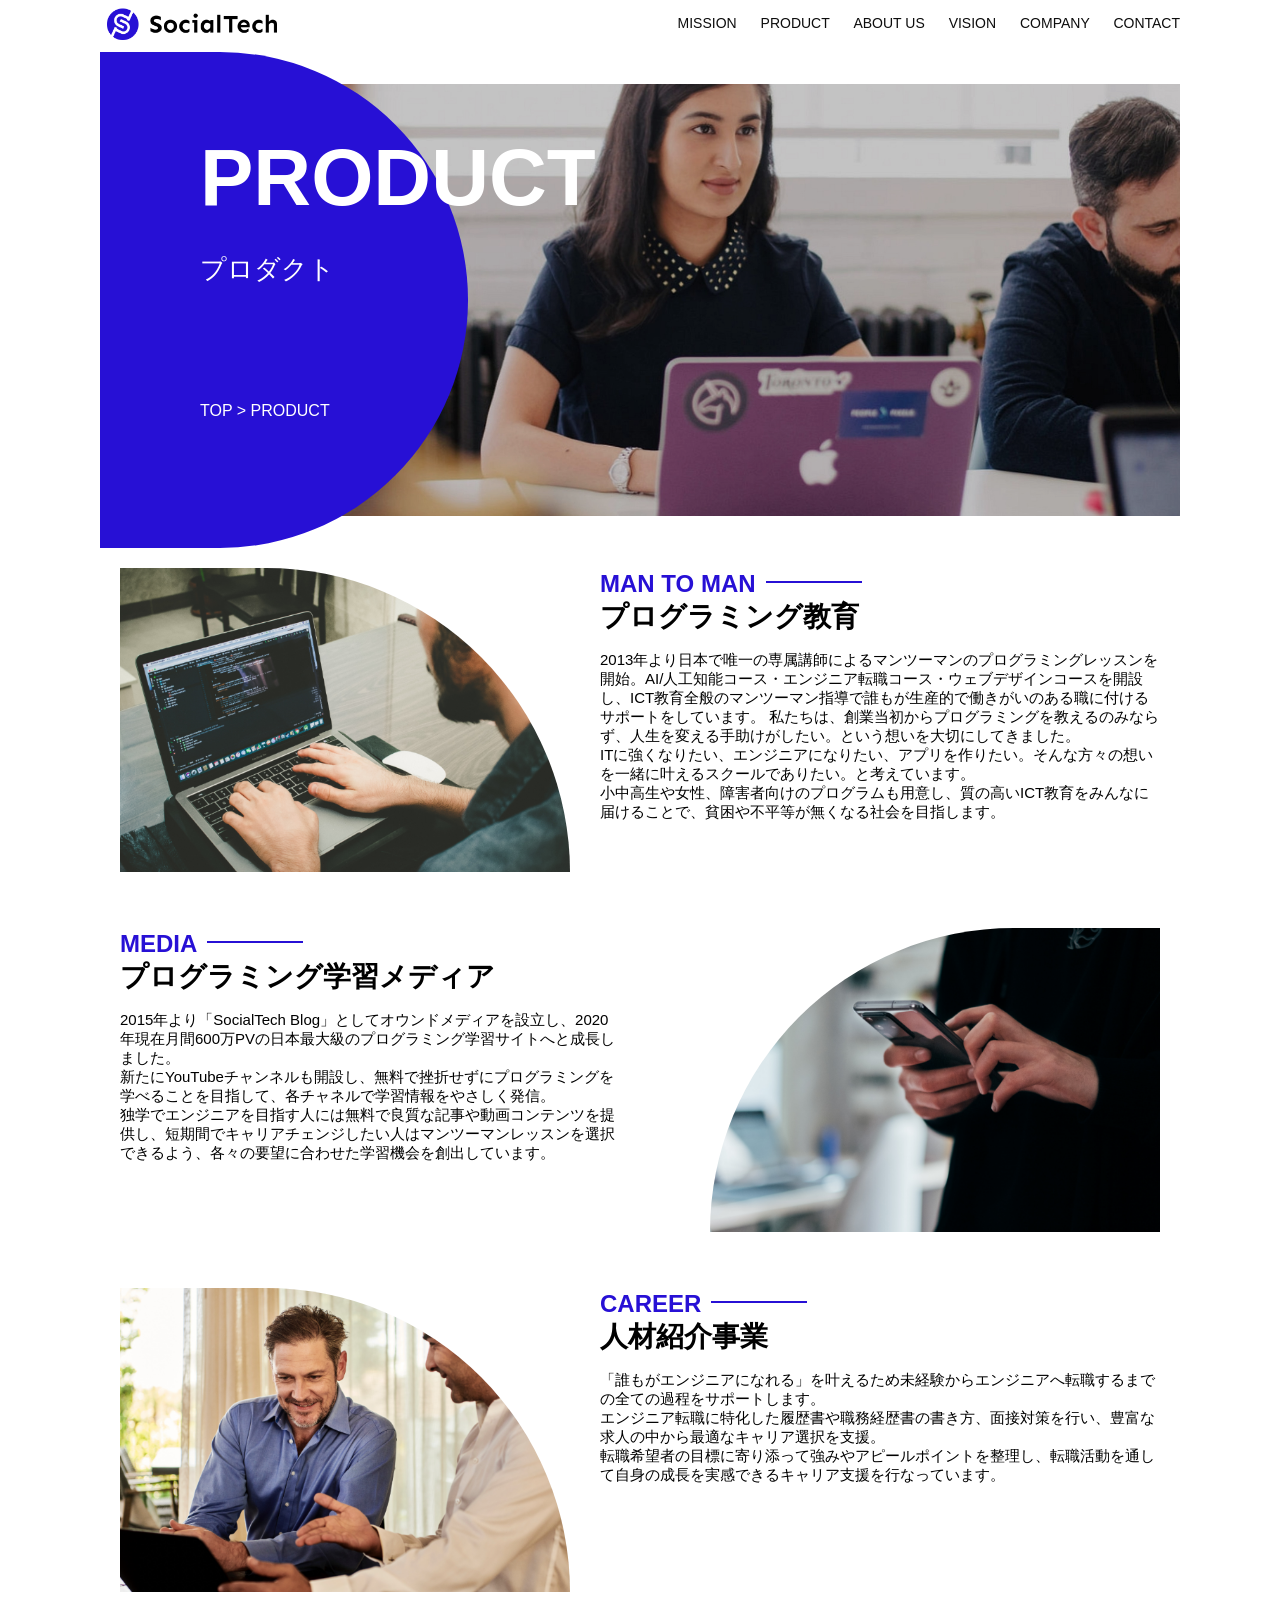
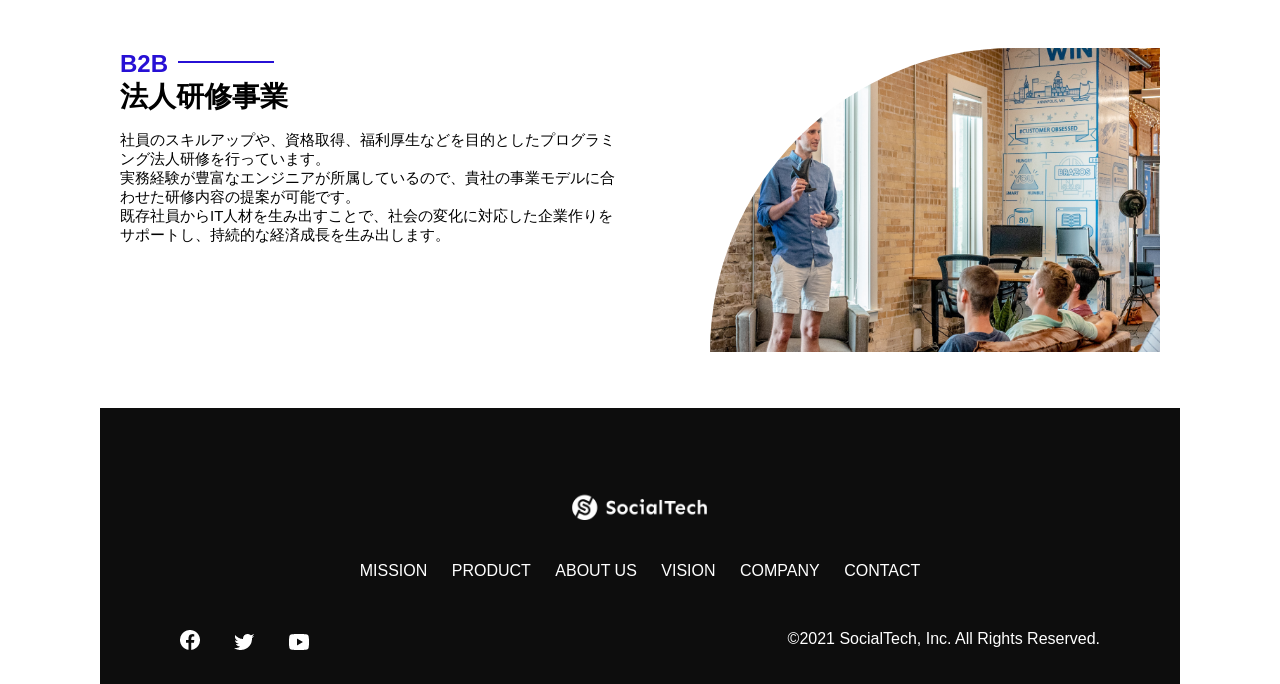
<file: SocialTech/product.html>
<!DOCTYPE html>
<html>
<head>
  <title>SocialTech -PRODUCT プロダクト-</title>
  <meta charset="utf-8">
  <meta name="description" content="SocialTechの4つのプロダクトを紹介します">
  <meta name="viewport" content="width=device-width, initial-scale=1.0">
  <link rel="stylesheet" href="style.css">
</head>

<body>
  <!-- ヘッダー -->
  <header>
    <!-- ロゴ -->
    <a href="index.html" id="logo"><img src="images/logo.png" alt="トップページに戻る"></a>

    <!-- PC用ナビゲーション -->
    <nav id="nav-pc">
      <a href="mission.html">MISSION</a>
      <a href="product.html">PRODUCT</a>
      <a href="index.html#aboutus">ABOUT US</a>
      <a href="index.html#vision">VISION</a>
      <a href="index.html#company">COMPANY</a>
      <a href="index.html#contact">CONTACT</a>
    </nav>

    <!-- スマホ用メニューボタン -->
    <img id="menu-sp" src="images/button-menu.png" alt="ナビゲーションを開く" onclick="document.getElementById('nav-sp').style.display = 'block'">

    <!-- スマホ用ナビゲーション -->
    <nav id="nav-sp">
      <img id="close" src="images/button-close.png" alt="ナビゲーションを閉じる" onclick="document.getElementById('nav-sp').style.display = 'none'">
      <a id="logo-sp" href="index.html" onclick="document.getElementById('nav-sp').style.display = 'none'"><img
          src="images/logo-sp.png" alt="トップページに戻る"></a>
      <a class="menu" href="mission.html" onclick="document.getElementById('nav-sp').style.display = 'none'">MISSION</a>
      <a class="menu" href="product.html" onclick="document.getElementById('nav-sp').style.display = 'none'">PRODUCT</a>
      <a class="menu" href="index.html#aboutus" onclick="document.getElementById('nav-sp').style.display = 'none'">ABOUT
        US</a>
      <a class="menu" href="index.html#vision"
        onclick="document.getElementById('nav-sp').style.display = 'none'">VISION</a>
      <a class="menu" href="index.html#company"
        onclick="document.getElementById('nav-sp').style.display = 'none'">COMPANY</a>
      <a class="menu" href="index.html#contact"
        onclick="document.getElementById('nav-sp').style.display = 'none'">CONTACT</a>
      <div id="sns">
        <a href="https://www.facebook.com/sejuku2013"><img src="images/button-facebook.png" alt="Facebookのリンク"></a>
        <a href="https://twitter.com/samuraijuku"><img src="images/button-twitter.png" alt="Twitterのリンク"></a>
        <a href="https://www.youtube.com/channel/UCCFOQO5aDK0xXam4cUQXT8g"><img src="images/button-youtube.png" alt="YouTubeのリンク"></a>
      </div>
    </nav>
  </header>
  <main>
    <article>
      <section id="product-main">
        <div id="product-title">
          <h1>PRODUCT</h1>
          <span>プロダクト</span>
          <div>TOP > PRODUCT</div>
        </div>
      </section>
      <section class="product-section1">
        <img src="images/product/product-mantoman.png" alt="PCでコードを書く男性">
        <div>
          <h2 class="product-h2">MAN TO MAN</h2>
          <h3 class="product-h3">プログラミング教育</h3>
          <p>
            2013年より日本で唯一の専属講師によるマンツーマンのプログラミングレッスンを開始。AI/人工知能コース・エンジニア転職コース・ウェブデザインコースを開設し、ICT教育全般のマンツーマン指導で誰もが生産的で働きがいのある職に付けるサポートをしています。
            私たちは、創業当初からプログラミングを教えるのみならず、人生を変える手助けがしたい。という想いを大切にしてきました。<br>ITに強くなりたい、エンジニアになりたい、アプリを作りたい。そんな方々の想いを一緒に叶えるスクールでありたい。と考えています。<br>小中高生や女性、障害者向けのプログラムも用意し、質の高いICT教育をみんなに届けることで、貧困や不平等が無くなる社会を目指します。
          </p>
        </div>
      </section>
      <section class="product-section2">
        <div>
          <h2 class="product-h2">MEDIA</h2>
          <h3 class="product-h3">プログラミング学習メディア</h3>
          <p>2015年より「SocialTech
            Blog」としてオウンドメディアを設立し、2020年現在月間600万PVの日本最大級のプログラミング学習サイトへと成長しました。<br>新たにYouTubeチャンネルも開設し、無料で挫折せずにプログラミングを学べることを目指して、各チャネルで学習情報をやさしく発信。<br>独学でエンジニアを目指す人には無料で良質な記事や動画コンテンツを提供し、短期間でキャリアチェンジしたい人はマンツーマンレッスンを選択できるよう、各々の要望に合わせた学習機会を創出しています。
          </p>
        </div>
        <img src="images/product/product-media.png" alt="スマートフォンを操作する人">
      </section>
      <section class="product-section1">
        <img src="images/product/product-career.png" alt="笑顔で話し合う2人の男性">
        <div>
          <h2 class="product-h2">CAREER</h2>
          <h3 class="product-h3">人材紹介事業</h3>
          <p>
            「誰もがエンジニアになれる」を叶えるため未経験からエンジニアへ転職するまでの全ての過程をサポートします。<br>エンジニア転職に特化した履歴書や職務経歴書の書き方、面接対策を行い、豊富な求人の中から最適なキャリア選択を支援。<br>転職希望者の目標に寄り添って強みやアピールポイントを整理し、転職活動を通して自身の成長を実感できるキャリア支援を行なっています。<br>
          </p>
        </div>
      </section>
      <section class="product-section2">
        <div>
          <h2 class="product-h2">B2B</h2>
          <h3 class="product-h3">法人研修事業</h3>
          <p>
            社員のスキルアップや、資格取得、福利厚生などを目的としたプログラミング法人研修を行っています。<br>実務経験が豊富なエンジニアが所属しているので、貴社の事業モデルに合わせた研修内容の提案が可能です。<br>既存社員からIT人材を生み出すことで、社会の変化に対応した企業作りをサポートし、持続的な経済成長を生み出します。
          </p>
        </div>
        <img src="images/product/product-b2b.png" alt="講演中の男性とそれを聴く人々">
      </section>
    </article>
    <footer>
      <div id="footer-logo">
        <img src="images/logo-sp.png" alt="SocialTech">
      </div>
      <div id="footer-link">
        <a href="mission.html">MISSION</a>
        <a href="product.html">PRODUCT</a>
        <a href="index.html#aboutus">ABOUT US</a>
        <a href="index.html#vision">VISION</a>
        <a href="index.html#company">COMPANY</a>
        <a href="index.html#contact">CONTACT</a>
      </div>
      <div id="sns-footer">
        <a href="https://www.facebook.com/sejuku2013"><img src="images/button-facebook.png" alt="Facebookのリンク"></a>
        <a href="https://twitter.com/samuraijuku"><img src="images/button-twitter.png" alt="Twitterのリンク"></a>
        <a href="https://www.youtube.com/channel/UCCFOQO5aDK0xXam4cUQXT8g"><img src="images/button-youtube.png" alt="YouTubeのリンク"></a>
        <span id="copyright">&copy;2021 SocialTech, Inc. All Rights Reserved. </span>
      </div>
    </footer>
  </main>
</body>

</html>
</file>
<file: SocialTech/style.css>
body {
  font-family: "Source Sans Pro", "Hiragino Kaku Gothic ProN", Meiryo, Arial, sans-serif;
}
p {
  font-size: 15px;
}

.arrow-right {  
  color: #2710d5; 
} 
#submit { 
  margin-top: 50px; 
}

@media screen and (min-width: 768px) {

body {
  max-width: 1080px;
  min-width: 900px;
  margin: 0 auto 0 auto;
}

header {
  display: flex;
  justify-content: space-between;
}

#nav-pc {
  font-size: 14px;
  padding-top: 15px;
}

#nav-pc > a {
  text-decoration: none;
  margin-left: 20px;
}
#nav-pc > a:link {
  color: #0d0d0d;
}
#nav-pc > a:visited {
  color: #0d0d0d;
}
#nav-pc > a:hover {
  color: #0d0d0d;
  text-decoration: underline;
}
#nav-pc > a:active {
color: #0d0d0d;
}
#nav-sp,
#menu-sp {
  display: none;
}

#main-visual {
  position: relative;
  height: 400px;
}
#main-message {
  position: absolute;
  top: 0;
  left: 0;
  background-color: #2710d5;
  color: #ffffff;
  border-radius: 0 0 476px 0;
  max-width: 620px;
  height: 100%;
  width: 100%;
  z-index: 11;
}
#main-message > h1 {
  font-size: 60px;
  font-weight: bold;
  margin: 100px 0 0 50px;
}
#main-message > p { 
  font-size: 28px;
  margin: 0 0 0 50px;
}
#main-visual > img {
  max-width: 620px;
  border-radius: 476px 0 0 0;
  position: absolute;
  top: 0;
  right: 0;
  z-index: 10;
}

h2 {
  margin: 40px 0 0 0;
}

h2::after {
  content: url("images/line.png");
  margin-left: 10px;
}

h3 {
  font-size: 27px;
}

#mission {
  margin: 80px auto 80px auto;
  width: 100%;
}

#mission-flex {
  width: 100%;
  display: flex;
}

#mission-flex > div {
  width: 50%;
  margin: 20px;
}

#mission-photo {
  width: 100%;
}

#s2dgs {
  margin-top: 50px;
  width: 100%;
}

#product {
  background-color: #fafafa;
  margin: 80px 0 80px 0;
  padding: 10px 40px 0px 40px;
}

#product > div {
  margin-top: 40px;
  display: flex;
}

#product-left {
  width: 50%;
  margin-right: 20px;
}
#product-right {
  width: 50%;
  margin-left: 20px;
  margin-top: 80px;
}
#product-left > div {
  position: relative;
  height: 480px;
  margin-right: 20px;
}
#product-right > div {
  position: relative;
  height: 480px;
  margin-left: 20px;
}
.product-photo {
  width: 100%;
}
.product-explain {
  background-color: #ffffff;
  position: absolute;
  left: 0;
  top: 280px;
  margin: 0 40px 0 40px;
  padding: 20px;
  box-shadow: 5px 5px 10px rgba(0, 0, 0, 0.05);
}
.product-explain > span {
  color: #2710d5;
  font-weight: bold;
  font-size: 16px;
  margin: 0px;
}
.product-explain > h3 {
  font-size: 20px;
  margin: 5px 0 5px 0;
}
.product-explain > p {
  font-size: 14px;
  margin:0;
}
#product-more {
  margin: 0 auto -42px auto;
}
#aboutus {
  margin: 80px auto 80px auto;
}
#aboutus > div {
  display: flex;
}
.culture-img {
  width: 100%;
  align-self: flex-start;
}
.culture-img2 {
  margin-top: 50px;
  width: 100%;
}
.culture-table {
  margin-right: 50px;
}
.culture-num {
  font-size: 80px;
  color: #2710d5;
  margin: 0 20px 0 0;
}
.culture-en {
  color: #2710d5;
  font-weight: bold;
  font-size: 24px;
  display: block;
}
.culture-jp {
  font-size: 28px;
  font-weight: bold;
}
.culture-description {
  margin: 0;
}
#vision {
  margin: 80px auto 80px auto;
}
#vision > div {
  width: 100%;
  display: flex;
  justify-content: space-between;
  flex-wrap: wrap;
}
.vision-box {
  width: 300px;
  height: 300px;
  margin-bottom: 30px;
  position: relative;
}
.vision-box > img {
  width: 100%;
  height: auto;
  position: absolute;
  top: 0;
  left: 0;
  z-index:30;
}
.vision-box > span {
  position: absolute;
  top: 0;
  left: 0;
  z-index: 31;
  margin-right: 20px;
}
.vision-box > span > h4 {
  color: #2710d5;
  font-size: 19px;
  margin: 80px 0 0 0;
}
.vision-box > span > h4::first-letter {
  font-size: 40px;
}
.vision-box > span > h5 {
  font-size: 20px;
  margin: 0 0 0 0;
}
.vision-box > span > p {
  margin: 10px 0 0 0;
}
#company {
  margin: 80px auto 80px auto;
}
#company-table {
  width: 100%;
}
.tableheader {
  text-align: left;
  padding: 20px;
  border-bottom-color: #2710d5;
  border-bottom-width: 1px;
  border-bottom-style: solid;
  width: 100px;
}
.tableheader-first {
  text-align: left;
  padding: 20px;
  border-bottom-color: #2710d5;
  border-bottom-width: 1px;
  border-bottom-style: solid;
  border-top-color: #2710d5;
  border-top-width: 1px;
  border-top-style: solid;
  width: 100px;
}
.cell {
  padding: 30px;
  border-bottom-color: #ececec;
  border-bottom-width: 1px;
  border-bottom-style: solid;
}
.cell-first {
  padding: 30px;
  border-bottom-color: #ececec;
  border-bottom-width: 1px;
  border-bottom-style: solid;
  border-top-color: #ececec;
  border-top-width: 1px;
  border-top-style:  solid;
}
#company > iframe {
  width: 100%;
  height: 368px;
  margin-top: 40px;
}
#contact {
  margin:80px auto 80px auto;
}
#contact > form > div {
  display: flex;
  flex-direction: row;
  flex-wrap: wrap;
  padding-bottom:  30px;
}
.contact-heading {
  width: 240px;
  align-self: center;
}
.contact-label {
  font-weight: bold;
}
.contact-span {
  color: #ce2222;
  margin: 0 0 0 20px;
  font-weight: bold;
}
.contact-textbox {
  border-top: 0;
  border-left: 0;
  border-right: 0;
  border-bottom-width: 1px;
  border-bottom-color: #707070;
  border-bottom-style: solid;
  background-color: #fafafa;
  width: 400px;
  height: 56px;
}
.contact-textarea {
  border-top: 0;
  border-left: 0;
  border-right: 0;
  border-bottom-width: 1px;
  border-bottom-color: #707070;
  border-bottom-style: solid;
  background-color: #fafafa;
  width: 400px;
  height: 200px;
}
details {
  width: 700px;
}
details > div {
  background-color: #fafafa;
  padding: 20px;
}
details > div > span {
  font-weight: bold;
}
footer {
  background-color: #0d0d0d;
  text-align: center;
  padding: 80px 80px 30px 80px;
}
#footer-logo {
  margin-bottom: 30px;
}
#footer-link {
  margin-bottom: 50px;
}
#footer-link > a {
  text-decoration: none;
  margin: 10px;
}
#footer-link > a:link {
  color: #ffffff;
}
#footer-link > a:visited {
  color: #ffffff;
}
#footer-link > a:hover {
  color: #ffffff;
}
#footer-link > a:active {
  color: #ffffff;
}
#sns-footer {
  text-align: left;
  width: 100%;
}
#sns-footer > a {
  margin-right: 30px;
}
#copyright {
  color: #ffffff;
  float: right;
}
#mission-main {
  height: 496px;
  width: 100%;
  background-image: url("images/mission/mission-main.png");
  background-repeat: no-repeat;
  background-position-y: center;
}
#mission-title {
  background-color: #2710d5;
  width: 368px;
  color: #ffffff;
  height: 496px;
  border-radius: 0 248px 248px 0;
  position: relative;
}
#mission-title > h1 {
  position: absolute;
  top: 0;
  left: 100px;
  font-size: 80px;
}
#mission-title > span {
  position: absolute;
  top: 200px;
  left: 100px;
  font-size: 26px;
}
#mission-title > div {
  position: absolute;
  top: 350px;
  left: 100px;
  font-size: 16px;
}
#mission-s2dgs {
  width: 100%;
  margin: 20px;
}
.mission-h2 {
  color: #2710d5;
  font-size: 40px;
}
.mission-h2::after {
  content: none;
}
#mission-5goals {
  margin: 20px;
  display: flex;
}
#mission-5goals > div {
  flex-grow: 1;
  padding: 20px;
}
#mission-5goals > div > div {
  margin-bottom: 40px;
}
.fivegoals-image-right {
  float: right;
  margin: 20px;
}
.fivegoals-image-left {
  float: left;
  margin: 20px;
}
.fivegoals-number {
  color: #2710d5;
  font-size: 48px;
  margin: 0;
}
.fivegoals-h3 {
  font-size: 28px;
  margin: 0;
}
.fivegoals-p {
  margin: 0;
}
#product-main {
  height: 496px;
  width: 100%;
  background-image: url(images/product/product-main.png);
  background-repeat: no-repeat;
  background-position-y: center;
}
#product-title {
  background-color: #2710d5;
  width: 368px;
  color: #ffffff;
  height: 496px;
  border-radius: 0 248px 248px 0;
  position: relative;
}
#product-title > h1 {
  position: absolute;
  top: 0px;
  left: 100px;
  font-size: 80px
}
#product-title > span {
  position: absolute;
  top: 200px;
  left: 100px;
  font-size: 26px;
}
#product-title > div {
  position: absolute;
  top: 350px;
  left: 100px;
  font-size: 16px;
}
.product-section1 {
  position: relative;
  margin: 20px;
  height: 340px;
}
.product-section1 > img {
  position: absolute;
  top: 0;
  left: 0;
  width: 450px;
  margin: 0 40px 30px 0;
  border-radius: 0 432px 0 0;
}
.product-section1 > div {
  position: absolute;
  top: 0;
  left: 480px;
}
.product-section2 {
  position: relative;
  margin: 20px;
  height: 340px;
}
.product-section2 > img {
  position: absolute;
  top: 0;
  right: 0;
  width: 450px;
  margin: 0 0 30px 40px;
  border-radius: 432px 0 0 0;
}
.product-section2 > div {
  width: 500px;
  position: absolute;
  top: 0;
  left: 0;
}
.product-h2 {
  color: #2710d5;
  font-size: 24px;
  margin: 0;
}
.product-h3 {
  font-size: 28px;
  margin: 0;
}
}

@media screen and (max-width: 767px) {
  body {
    min-width: 375px;
    margin: 0;
  }
  #nav-pc {
    display: none;
  }

  #menu-sp {
    float: right;
    padding: 0;
  }
  #nav-sp {
    background-color: #2710d5;
    position: absolute;
    left: 0;
    top: 0;
    height: 100%;
    width: 100%;
    display: none;
    z-index: 100;
  }
  #close {
    position: absolute;
    top: 20px;
    right: 20px;
  }
  #logo-sp {
    margin: 80px 0 30px 20px;
  }
  #nav-sp > a {
    display: block;
  }
  #nav-sp > a:link {
    color: #ffffff;
  }
  #nav-sp > a:visited {
    color: #ffffff;
  }
  #nav-sp > a:hover {
    color: #ffffff;
    text-decoration: underline;
  }
  #nav-sp > a:active {
    color: #ffffff;
  }
  #nav-sp > .menu {
    text-decoration: none;
    display: block;
    margin: 0 20px 0 20px;
    height: 44px;
    font-size: 16px;
    background-image: url("images/arrow.png");
    background-repeat: no-repeat;
    background-position: right top;
  }
  #sns {
    position: absolute;
    bottom: 20px;
    left: 20px;
  }
  #sns > a {
    margin-right: 30px;
  }
  #main-visual {
    position: relative;
    height: 470px;
    width: 100%;
    overflow: hidden;
  }
  #main-visual > div {
    position: absolute;
    top: 0;
    left: 0;
    background-color: #2710d5;
    color: white;
    border-radius: 0 0 476px 0;
    text-align: center;
    height: 280px;
    width: 100%;
    z-index: 11;
  }
  #main-visual > div > h1 {
    font-size: 28px;
    margin: 90px 0 0 0;
  }
  #main-visual > div >p {
    margin: 0;
  }
  #main-visual > img {
    width: 100%;
    border-radius: 476px 0 0 0;
    z-index: 10;
    position: absolute;
    bottom: 0;
    right: 0;
  }
  h2::after {
    content: url(images/line.png);
    margin-left: 10px;
  }
  #mission {
    margin:  20px;
  }
  #mission-photo {
    width: 100%;
  }
  #s2dgs {
    width: 100%;
  }
  #product {
    background-color: #fafafa;
    padding-top: 10px;
  }
  #product h2 {
    margin-left: 20px;
  }
  #product-left,
  #product-right {
    margin-right: 20px;
    margin-left: 20px;
  }
  #product-left > div,
  #product-right >div {
    position: relative;
    height: 540px;
  }
  .product-explain {
    background-color: #ffffff;
    position: absolute;
    left: 0;
    bottom: 50px;
    padding: 20px;
    box-shadow: 5px 5px 10px rgba(0, 0, 0, 0.05)
  }
  .product-explain > span {
    color: #2710d5;
    font-weight: bold;
    font-size: 16px;
    margin: 0px;
  }
  .product-explain > h3 {
    margin: 10px 0 10px 0;
  }
  .product-photo {
    width: 100%;
  }
  #product-more > img {
    margin: 0 0 -42px 20px;
  }
  #aboutus {
    margin: 80px 20px 80px 20px;
  }
  #aboutus > div {
    display: flex;
    flex-direction: column;
  }
  .culture-table {
    width: 100%;
    padding-right: 20px;
    order: 2;
  }
  .culture-img {
    width: 100%;
    order: 1;
  }
  .culture-img2 {
    width: 100%;
  }
  .culture-num {
    font-size: 80px;
    color: #2710d5;
  }
  .culure-en {
    color: #2710d5;
    font-weight: bold;
    font-size: 24px;
    display: block;
  }
  .culture-jp {
    display: block;
  }
  .culture-description {
    margin: 0px;
  }
  #vision {
    margin: 80px 20px 80px 20px;
  }
  .vision-box {
    width: 300px;
    height: 300px;
    margin-bottom: 30px;
    position: relative;
  }
  .vision-box > img {
    width: 100%;
    height: auto;
    position: absolute;
    top: 0;
    left: 0;
    z-index: 30;
  }
  .vision-box > span {
    position: absolute;
    top: 0;
    left: 0;
    z-index: 31;
    margin-right: 20px;
  }
  .vision-box > span > h4 {
    color: #2710d5;
    font-size: 19px;
    margin: 60px 0 0 0;
  }
  .vision-box > span > h5 {
    font-size:  20px;
    margin: 0 0 0 0;
  }
  .vision-box > span > p {
    margin: 10px 0 0 0;
  }
  #company {
    margin: 0 20px 0 20px;
  }
  #company > h3 {
    margin-bottom: 20px;
  }
  #company > table {
    width: 100%;
  }
  .tableheader-first {
    text-align: left;
    padding: 20px;
    border-bottom-color: #2710d5;
    border-bottom-width: 1px;
    border-bottom-style: solid;
    width: 50px;
  }
  .tableheader {
    text-align: left;
    padding: 20px;
    border-bottom-color: #2710d5;
    border-bottom-width: 1px;
    border-bottom-style: solid;
    width: 50px;
  }
  .cell {
    padding: 20px;
    border-bottom-color: #ececec;
    border-bottom-width: 1px;
    border-bottom-style: solid;
  }
  .cell-first {
    padding: 20px;
    border-bottom-color: #ececec;
    border-bottom-width: 1px;
    border-bottom-style: solid;
    border-top-color: #ececec;
    border-top-width: 1px;
    border-top-style: solid;
  }
  #company > iframe {
    width: 100%;
    height: 240px;
    margin: 40px 0 0 0;
  }
  #contact {
    margin: 80px 20px 80px 20px;
  }
  #contact > h3 {
    margin-bottom: 20px;
  }
  #contact > form > div {
    margin-bottom: 20px;
  }
  .contact-heading {
    margin-bottom: 20px;
  }
  .contact-label {
    font-weight: bold;
  }
  .contact-span {
    color: #ce2222;
    margin: 0 0 0 20px;
    font-weight: bold;
  }
  .contact-textbox {
    height: 56px;
    border-top: 0;
    border-left: 0;
    border-right: 0;
    background-color: #fafafa;
    border-bottom-color: #707070;
    border-bottom-width: 1px;
    border-style: solid;
    min-width: 300px;
    width: 100%;
  }
  .contact-textarea {
    height: 150px;
    border-top: 0;
    border-left: 0;
    border-right: 0;
    background-color: #fafafa;
    width: 100%;
  }
  .radiobutton  {
    margin: 20px;
  }
  .radiobutton + label::after {
    content: "\A";
    white-space: pre;
  }
  footer {
    background-color: #0d0d0d;
    padding: 30px 20px 50px 20px;
  }
  #footer-logo {
    margin-bottom: 30px;
  }
  #footer-link {
    margin-bottom: 50px;
  }
  #footer-link > a {
    text-decoration: none;
    margin: 0 20px 30px 0;
    display: block;
    background-image: url(images/arrow.png);
    background-repeat: no-repeat;
    background-position: right top;
  }
  #footer-link a:link {
    color: #ffffff;
  }
  #footer-link > a:visited {
    color: #ffffff;
  }
  #footer-link > a:hover {
    color: #ffffff;
    text-decoration: underline;
  }
  #footer-link > a:active {
    color: #ffffff;
  }
  #sns-footer > a {
    margin-right: 30px;
  }
  #copyright {
    font-size: 12px;
    display: block;
    margin-top: 30px;
    color: #ffffff;
  }
  #mission-main {
    height: 256px;
    width: 100%;
    background-image: url(images/mission/mission-main.png);
    background-repeat: no-repeat;
    background-position-y: center;
    background-size: auto 208px;
  }
  #mission-title {
    background-color: #2710d5;
    width: 136px;
    color: #ffffff;
    height: 256px;
    border-radius: 0 248px 248px 0;
    position: relative;
  }
  #mission-title > h1 {
    position: absolute;
    top: 0;
    left: 20px;
    font-size: 40px;
  }
  #mission-title > span {
    position: absolute;
    top: 110px;
    left: 20px;
    font-size: 18px;
  }
  #mission-title > div {
    position: absolute;
    top: 180px;
    left: 20px;
    font-size: 13px;
  }
  #mission-s2dgs {
    margin:  20px;
  }
  .mission-h2 {
    color: #2710d5;
    font-size: 38px;
    margin: 0;
  }
  .mission-h2::after {
    content: none;
  }
  #mission-s2dgs > img {
    width: 100%;
  }
  #mission-5goals {
    margin: 20px;
  }
  #mission-5goals > div > div {
    margin-bottom: 40px;
  }
  #s2dgs-image {
    width: 100%;
  }
  .fivegoals-image-right {
    margin: 20px auto 20px auto;
    display: block;
  }
  .fivegoals-image-left {
    margin: 20px auto 20px auto;
    display: block;
  }
  .fivegoals-number {
    color: #2710d5;
    font-size: 48px;
    margin: 0;
  }
  .fivegoals-h3 {
    font-size: 28px;
    margin: 0;
  }
  .fivegoals-p {
    margin: 0;
  }
  #product-main {
    height: 256px;
    width: 100%;
    background-image: url(images/product/product-main.png);
    background-repeat: no-repeat;
    background-size: auto 208px;
  }
  #product-title {
    background-color: #2710d5;
    width: 136px;
    color: #ffffff;
    height: 256px;
    border-radius: 0 248px 248px 0;
    position: relative;
  }
  #product-title > h1 {
    position: absolute;
    top: 0;
    left: 20px;
    font-size: 40px;
  }
  #product-title > span {
    position: absolute;
    top: 110px;
    left: 20px;
    font-size: 18px;
  }
  #product-title > div {
    position: absolute;
    top: 180px;
    left: 20px;
    font-size: 13px;
  }
  .product-section1 {
    margin: 20px;
  }
  .product-section1 > img {
    width: 100%;
    border-radius: 0 300px 0 0;
  }
  .product-section2 {
    margin: 20px;
    display: flex;
    flex-direction: column;
  }
  .product-section2 > img {
    order: 1;
    width: 100%;
    border-radius: 300px 0 0 0;
  }
  .product-section2 > div {
    order: 2;
  }
  .product-h2 {
    color: #2710d5;
    font-size: 24px;
    margin: 0;
  }
  .product-h3 {
    font-size: 28px;
    margin: 0;
  }
}

#cases {
  margin: 40px auto 40px auto;
  width: 100%;
}
#cases>ul {
  display: flex;
  list-style: none;
  justify-content: center;
}
#cases>ul>li {
  width: 33%;
  margin: 20px;
}

.case-card {
  background-color: #ffffff;
  min-height: 400px;
  box-shadow: 5px 5px 15px rgba(0, 0, 0, 0.2);
}
.case-img {
  width: 100%;
}
.case-info {
  padding: 10px 20px 10px 20px;
}
.case-name {
  color: #2710d5;
  font-size: 19px;
}
.case-content {
  font-size: 14px;
}
</file>
